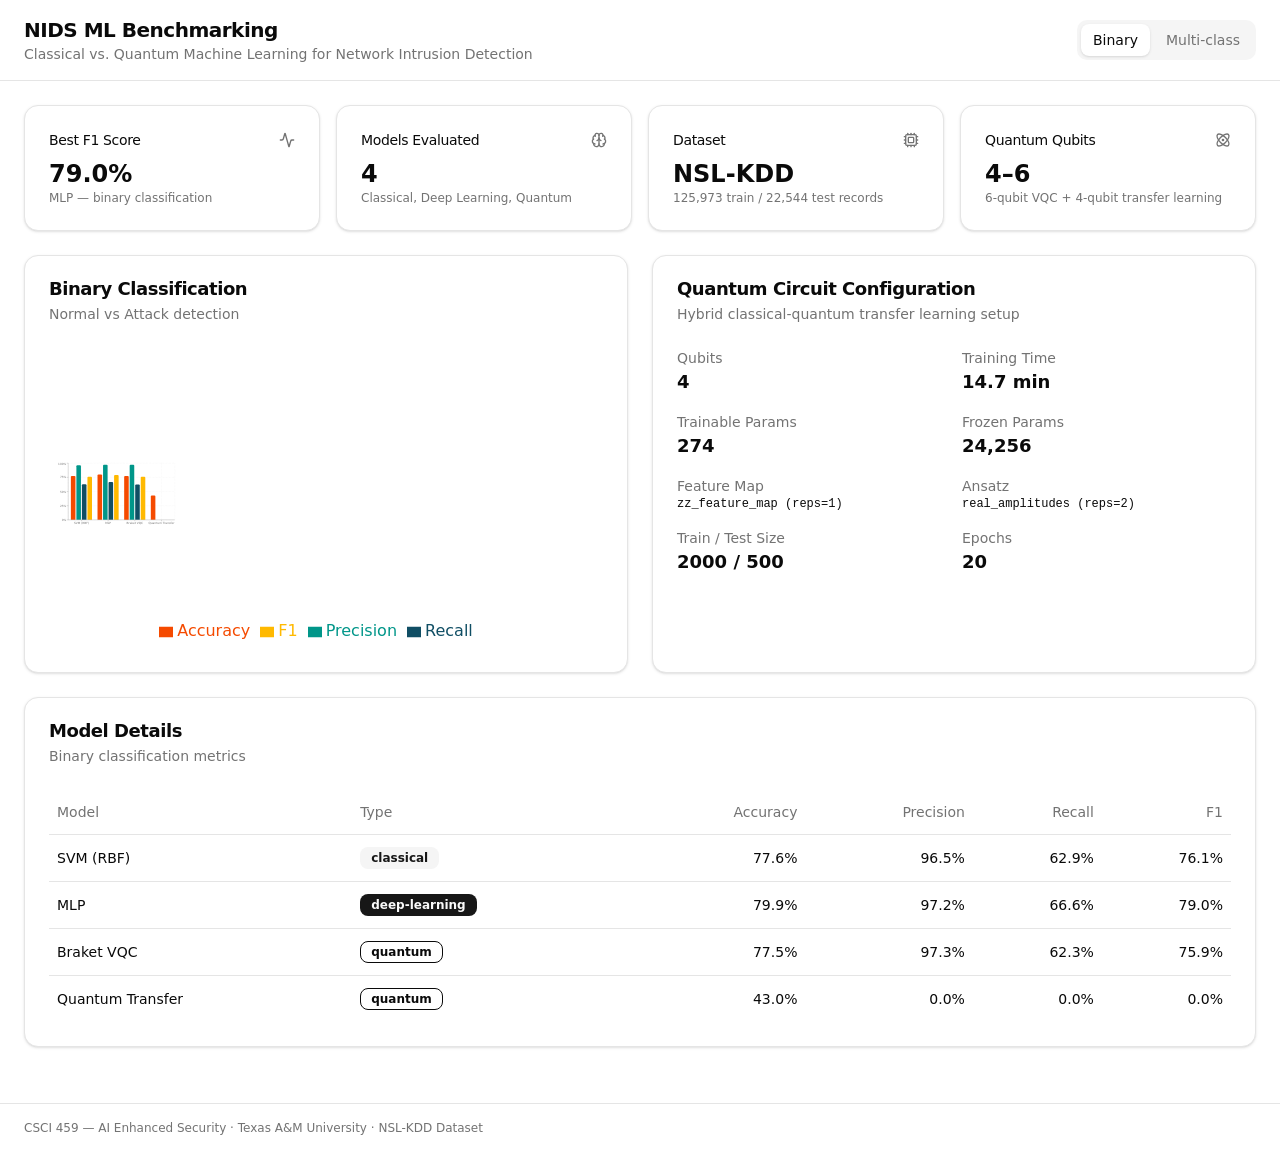
<file: nids-dashboard/index.html>
<!doctype html>
<html lang="en">
  <head>
    <meta charset="UTF-8" />
    <link rel="icon" type="image/svg+xml" href="/nids-dashboard/favicon.svg" />
    <meta name="viewport" content="width=device-width, initial-scale=1.0" />
    <title>NIDS ML Benchmarking · Brad Tarver</title>
    <meta
      name="description"
      content="Interactive dashboard comparing classical, deep learning, and quantum ML models for network intrusion detection on the NSL-KDD dataset."
    />
    <script type="module" crossorigin src="/nids-dashboard/assets/index-BwhX9Lcu.js"></script>
    <link rel="stylesheet" crossorigin href="/nids-dashboard/assets/index-nmX4XWHC.css">
  </head>
  <body>
    <div id="root"></div>
  </body>
</html>
</file>
<file: nids-dashboard/assets/index-nmX4XWHC.css>
/*! tailwindcss v4.2.4 | MIT License | https://tailwindcss.com */
@layer properties{@supports (((-webkit-hyphens:none)) and (not (margin-trim:inline))) or ((-moz-orient:inline) and (not (color:rgb(from red r g b)))){*,:before,:after,::backdrop{--tw-rotate-x:initial;--tw-rotate-y:initial;--tw-rotate-z:initial;--tw-skew-x:initial;--tw-skew-y:initial;--tw-space-y-reverse:0;--tw-border-style:solid;--tw-leading:initial;--tw-font-weight:initial;--tw-tracking:initial;--tw-ordinal:initial;--tw-slashed-zero:initial;--tw-numeric-figure:initial;--tw-numeric-spacing:initial;--tw-numeric-fraction:initial;--tw-shadow:0 0 #0000;--tw-shadow-color:initial;--tw-shadow-alpha:100%;--tw-inset-shadow:0 0 #0000;--tw-inset-shadow-color:initial;--tw-inset-shadow-alpha:100%;--tw-ring-color:initial;--tw-ring-shadow:0 0 #0000;--tw-inset-ring-color:initial;--tw-inset-ring-shadow:0 0 #0000;--tw-ring-inset:initial;--tw-ring-offset-width:0px;--tw-ring-offset-color:#fff;--tw-ring-offset-shadow:0 0 #0000;--tw-outline-style:solid;--tw-blur:initial;--tw-brightness:initial;--tw-contrast:initial;--tw-grayscale:initial;--tw-hue-rotate:initial;--tw-invert:initial;--tw-opacity:initial;--tw-saturate:initial;--tw-sepia:initial;--tw-drop-shadow:initial;--tw-drop-shadow-color:initial;--tw-drop-shadow-alpha:100%;--tw-drop-shadow-size:initial}}}@layer theme{:root,:host{--font-sans:ui-sans-serif, system-ui, sans-serif, "Apple Color Emoji", "Segoe UI Emoji", "Segoe UI Symbol", "Noto Color Emoji";--font-mono:ui-monospace, SFMono-Regular, Menlo, Monaco, Consolas, "Liberation Mono", "Courier New", monospace;--spacing:.25rem;--container-7xl:80rem;--text-xs:.75rem;--text-xs--line-height:calc(1 / .75);--text-sm:.875rem;--text-sm--line-height:calc(1.25 / .875);--text-lg:1.125rem;--text-lg--line-height:calc(1.75 / 1.125);--text-xl:1.25rem;--text-xl--line-height:calc(1.75 / 1.25);--text-2xl:1.5rem;--text-2xl--line-height:calc(2 / 1.5);--font-weight-medium:500;--font-weight-semibold:600;--font-weight-bold:700;--tracking-tight:-.025em;--default-transition-duration:.15s;--default-transition-timing-function:cubic-bezier(.4, 0, .2, 1);--default-font-family:var(--font-sans);--default-mono-font-family:var(--font-mono)}}@layer base{*,:after,:before,::backdrop{box-sizing:border-box;border:0 solid;margin:0;padding:0}::file-selector-button{box-sizing:border-box;border:0 solid;margin:0;padding:0}html,:host{-webkit-text-size-adjust:100%;tab-size:4;line-height:1.5;font-family:var(--default-font-family,ui-sans-serif, system-ui, sans-serif, "Apple Color Emoji", "Segoe UI Emoji", "Segoe UI Symbol", "Noto Color Emoji");font-feature-settings:var(--default-font-feature-settings,normal);font-variation-settings:var(--default-font-variation-settings,normal);-webkit-tap-highlight-color:transparent}hr{height:0;color:inherit;border-top-width:1px}abbr:where([title]){-webkit-text-decoration:underline dotted;text-decoration:underline dotted}h1,h2,h3,h4,h5,h6{font-size:inherit;font-weight:inherit}a{color:inherit;-webkit-text-decoration:inherit;-webkit-text-decoration:inherit;-webkit-text-decoration:inherit;-webkit-text-decoration:inherit;text-decoration:inherit}b,strong{font-weight:bolder}code,kbd,samp,pre{font-family:var(--default-mono-font-family,ui-monospace, SFMono-Regular, Menlo, Monaco, Consolas, "Liberation Mono", "Courier New", monospace);font-feature-settings:var(--default-mono-font-feature-settings,normal);font-variation-settings:var(--default-mono-font-variation-settings,normal);font-size:1em}small{font-size:80%}sub,sup{vertical-align:baseline;font-size:75%;line-height:0;position:relative}sub{bottom:-.25em}sup{top:-.5em}table{text-indent:0;border-color:inherit;border-collapse:collapse}:-moz-focusring{outline:auto}progress{vertical-align:baseline}summary{display:list-item}ol,ul,menu{list-style:none}img,svg,video,canvas,audio,iframe,embed,object{vertical-align:middle;display:block}img,video{max-width:100%;height:auto}button,input,select,optgroup,textarea{font:inherit;font-feature-settings:inherit;font-variation-settings:inherit;letter-spacing:inherit;color:inherit;opacity:1;background-color:#0000;border-radius:0}::file-selector-button{font:inherit;font-feature-settings:inherit;font-variation-settings:inherit;letter-spacing:inherit;color:inherit;opacity:1;background-color:#0000;border-radius:0}:where(select:is([multiple],[size])) optgroup{font-weight:bolder}:where(select:is([multiple],[size])) optgroup option{padding-inline-start:20px}::file-selector-button{margin-inline-end:4px}::placeholder{opacity:1}@supports (not ((-webkit-appearance:-apple-pay-button))) or (contain-intrinsic-size:1px){::placeholder{color:currentColor}@supports (color:color-mix(in lab, red, red)){::placeholder{color:color-mix(in oklab, currentcolor 50%, transparent)}}}textarea{resize:vertical}::-webkit-search-decoration{-webkit-appearance:none}::-webkit-date-and-time-value{min-height:1lh;text-align:inherit}::-webkit-datetime-edit{display:inline-flex}::-webkit-datetime-edit-fields-wrapper{padding:0}::-webkit-datetime-edit{padding-block:0}::-webkit-datetime-edit-year-field{padding-block:0}::-webkit-datetime-edit-month-field{padding-block:0}::-webkit-datetime-edit-day-field{padding-block:0}::-webkit-datetime-edit-hour-field{padding-block:0}::-webkit-datetime-edit-minute-field{padding-block:0}::-webkit-datetime-edit-second-field{padding-block:0}::-webkit-datetime-edit-millisecond-field{padding-block:0}::-webkit-datetime-edit-meridiem-field{padding-block:0}::-webkit-calendar-picker-indicator{line-height:1}:-moz-ui-invalid{box-shadow:none}button,input:where([type=button],[type=reset],[type=submit]){appearance:button}::file-selector-button{appearance:button}::-webkit-inner-spin-button{height:auto}::-webkit-outer-spin-button{height:auto}[hidden]:where(:not([hidden=until-found])){display:none!important}}@layer components;@layer utilities{.mx-auto{margin-inline:auto}.mt-8{margin-top:calc(var(--spacing) * 8)}.flex{display:flex}.grid{display:grid}.hidden{display:none}.inline-flex{display:inline-flex}.h-4{height:calc(var(--spacing) * 4)}.min-h-screen{min-height:100vh}.w-4{width:calc(var(--spacing) * 4)}.w-full{width:100%}.max-w-7xl{max-width:var(--container-7xl)}.transform{transform:var(--tw-rotate-x,) var(--tw-rotate-y,) var(--tw-rotate-z,) var(--tw-skew-x,) var(--tw-skew-y,)}.grid-cols-2{grid-template-columns:repeat(2,minmax(0,1fr))}.flex-col{flex-direction:column}.flex-row{flex-direction:row}.items-center{align-items:center}.justify-between{justify-content:space-between}.gap-1{gap:calc(var(--spacing) * 1)}.gap-4{gap:calc(var(--spacing) * 4)}.gap-6{gap:calc(var(--spacing) * 6)}:where(.space-y-0>:not(:last-child)){--tw-space-y-reverse:0;margin-block-start:calc(calc(var(--spacing) * 0) * var(--tw-space-y-reverse));margin-block-end:calc(calc(var(--spacing) * 0) * calc(1 - var(--tw-space-y-reverse)))}:where(.space-y-1\.5>:not(:last-child)){--tw-space-y-reverse:0;margin-block-start:calc(calc(var(--spacing) * 1.5) * var(--tw-space-y-reverse));margin-block-end:calc(calc(var(--spacing) * 1.5) * calc(1 - var(--tw-space-y-reverse)))}:where(.space-y-6>:not(:last-child)){--tw-space-y-reverse:0;margin-block-start:calc(calc(var(--spacing) * 6) * var(--tw-space-y-reverse));margin-block-end:calc(calc(var(--spacing) * 6) * calc(1 - var(--tw-space-y-reverse)))}.overflow-x-auto{overflow-x:auto}.rounded-lg{border-radius:var(--radius)}.rounded-md{border-radius:calc(var(--radius) - 2px)}.rounded-xl{border-radius:calc(var(--radius) + 4px)}.border{border-style:var(--tw-border-style);border-width:1px}.border-t{border-top-style:var(--tw-border-style);border-top-width:1px}.border-b{border-bottom-style:var(--tw-border-style);border-bottom-width:1px}.border-border{border-color:var(--border)}.border-transparent{border-color:#0000}.bg-background{background-color:var(--background)}.bg-card{background-color:var(--card)}.bg-destructive{background-color:var(--destructive)}.bg-muted{background-color:var(--muted)}.bg-primary{background-color:var(--primary)}.bg-secondary{background-color:var(--secondary)}.p-1{padding:calc(var(--spacing) * 1)}.p-6{padding:calc(var(--spacing) * 6)}.px-2{padding-inline:calc(var(--spacing) * 2)}.px-2\.5{padding-inline:calc(var(--spacing) * 2.5)}.px-3{padding-inline:calc(var(--spacing) * 3)}.px-6{padding-inline:calc(var(--spacing) * 6)}.py-0\.5{padding-block:calc(var(--spacing) * .5)}.py-1\.5{padding-block:calc(var(--spacing) * 1.5)}.py-3{padding-block:calc(var(--spacing) * 3)}.py-4{padding-block:calc(var(--spacing) * 4)}.py-6{padding-block:calc(var(--spacing) * 6)}.pt-0{padding-top:calc(var(--spacing) * 0)}.pb-2{padding-bottom:calc(var(--spacing) * 2)}.text-left{text-align:left}.text-right{text-align:right}.font-mono{font-family:var(--font-mono)}.text-2xl{font-size:var(--text-2xl);line-height:var(--tw-leading,var(--text-2xl--line-height))}.text-lg{font-size:var(--text-lg);line-height:var(--tw-leading,var(--text-lg--line-height))}.text-sm{font-size:var(--text-sm);line-height:var(--tw-leading,var(--text-sm--line-height))}.text-xl{font-size:var(--text-xl);line-height:var(--tw-leading,var(--text-xl--line-height))}.text-xs{font-size:var(--text-xs);line-height:var(--tw-leading,var(--text-xs--line-height))}.leading-none{--tw-leading:1;line-height:1}.font-bold{--tw-font-weight:var(--font-weight-bold);font-weight:var(--font-weight-bold)}.font-medium{--tw-font-weight:var(--font-weight-medium);font-weight:var(--font-weight-medium)}.font-semibold{--tw-font-weight:var(--font-weight-semibold);font-weight:var(--font-weight-semibold)}.tracking-tight{--tw-tracking:var(--tracking-tight);letter-spacing:var(--tracking-tight)}.text-card-foreground{color:var(--card-foreground)}.text-destructive-foreground{color:var(--destructive-foreground)}.text-foreground{color:var(--foreground)}.text-muted-foreground{color:var(--muted-foreground)}.text-primary-foreground{color:var(--primary-foreground)}.text-secondary-foreground{color:var(--secondary-foreground)}.tabular-nums{--tw-numeric-spacing:tabular-nums;font-variant-numeric:var(--tw-ordinal,) var(--tw-slashed-zero,) var(--tw-numeric-figure,) var(--tw-numeric-spacing,) var(--tw-numeric-fraction,)}.shadow-sm{--tw-shadow:0 1px 3px 0 var(--tw-shadow-color,#0000001a), 0 1px 2px -1px var(--tw-shadow-color,#0000001a);box-shadow:var(--tw-inset-shadow), var(--tw-inset-ring-shadow), var(--tw-ring-offset-shadow), var(--tw-ring-shadow), var(--tw-shadow)}.outline{outline-style:var(--tw-outline-style);outline-width:1px}.filter{filter:var(--tw-blur,) var(--tw-brightness,) var(--tw-contrast,) var(--tw-grayscale,) var(--tw-hue-rotate,) var(--tw-invert,) var(--tw-saturate,) var(--tw-sepia,) var(--tw-drop-shadow,)}.transition-colors{transition-property:color,background-color,border-color,outline-color,text-decoration-color,fill,stroke,--tw-gradient-from,--tw-gradient-via,--tw-gradient-to;transition-timing-function:var(--tw-ease,var(--default-transition-timing-function));transition-duration:var(--tw-duration,var(--default-transition-duration))}.last\:border-0:last-child{border-style:var(--tw-border-style);border-width:0}@media (hover:hover){.hover\:text-foreground:hover{color:var(--foreground)}}.focus\:ring-2:focus{--tw-ring-shadow:var(--tw-ring-inset,) 0 0 0 calc(2px + var(--tw-ring-offset-width)) var(--tw-ring-color,currentcolor);box-shadow:var(--tw-inset-shadow), var(--tw-inset-ring-shadow), var(--tw-ring-offset-shadow), var(--tw-ring-shadow), var(--tw-shadow)}.focus\:ring-ring:focus{--tw-ring-color:var(--ring)}.focus\:ring-offset-2:focus{--tw-ring-offset-width:2px;--tw-ring-offset-shadow:var(--tw-ring-inset,) 0 0 0 var(--tw-ring-offset-width) var(--tw-ring-offset-color)}.focus\:outline-none:focus{--tw-outline-style:none;outline-style:none}@media (width>=40rem){.sm\:grid-cols-2{grid-template-columns:repeat(2,minmax(0,1fr))}}@media (width>=64rem){.lg\:grid-cols-2{grid-template-columns:repeat(2,minmax(0,1fr))}.lg\:grid-cols-4{grid-template-columns:repeat(4,minmax(0,1fr))}}}:root{--radius:.625rem;--background:oklch(100% 0 0);--foreground:oklch(14.5% 0 0);--card:oklch(100% 0 0);--card-foreground:oklch(14.5% 0 0);--popover:oklch(100% 0 0);--popover-foreground:oklch(14.5% 0 0);--primary:oklch(20.5% 0 0);--primary-foreground:oklch(98.5% 0 0);--secondary:oklch(97% 0 0);--secondary-foreground:oklch(20.5% 0 0);--muted:oklch(97% 0 0);--muted-foreground:oklch(55.6% 0 0);--accent:oklch(97% 0 0);--accent-foreground:oklch(20.5% 0 0);--destructive:oklch(57.7% .245 27.325);--destructive-foreground:oklch(98.5% 0 0);--border:oklch(92.2% 0 0);--input:oklch(92.2% 0 0);--ring:oklch(70.8% 0 0);--chart-1:oklch(64.6% .222 41.116);--chart-2:oklch(60% .118 184.704);--chart-3:oklch(39.8% .07 227.392);--chart-4:oklch(82.8% .189 84.429);--chart-5:oklch(76.9% .188 70.08);--sidebar:oklch(98.5% 0 0);--sidebar-foreground:oklch(14.5% 0 0)}.dark{--background:oklch(14.5% 0 0);--foreground:oklch(98.5% 0 0);--card:oklch(20.5% 0 0);--card-foreground:oklch(98.5% 0 0);--popover:oklch(26.9% 0 0);--popover-foreground:oklch(98.5% 0 0);--primary:oklch(92.2% 0 0);--primary-foreground:oklch(20.5% 0 0);--secondary:oklch(26.9% 0 0);--secondary-foreground:oklch(98.5% 0 0);--muted:oklch(26.9% 0 0);--muted-foreground:oklch(70.8% 0 0);--accent:oklch(37.1% 0 0);--accent-foreground:oklch(98.5% 0 0);--destructive:oklch(70.4% .191 22.216);--destructive-foreground:oklch(98.5% 0 0);--border:oklch(100% 0 0/.1);--input:oklch(100% 0 0/.15);--ring:oklch(55.6% 0 0);--chart-1:oklch(48.8% .243 264.376);--chart-2:oklch(69.6% .17 162.48);--chart-3:oklch(76.9% .188 70.08);--chart-4:oklch(62.7% .265 303.9);--chart-5:oklch(64.5% .246 16.439);--sidebar:oklch(20.5% 0 0);--sidebar-foreground:oklch(98.5% 0 0)}body{background-color:var(--background);color:var(--foreground);font-family:ui-sans-serif,system-ui,-apple-system,BlinkMacSystemFont,Segoe UI,Roboto,Helvetica Neue,Arial,sans-serif}@property --tw-rotate-x{syntax:"*";inherits:false}@property --tw-rotate-y{syntax:"*";inherits:false}@property --tw-rotate-z{syntax:"*";inherits:false}@property --tw-skew-x{syntax:"*";inherits:false}@property --tw-skew-y{syntax:"*";inherits:false}@property --tw-space-y-reverse{syntax:"*";inherits:false;initial-value:0}@property --tw-border-style{syntax:"*";inherits:false;initial-value:solid}@property --tw-leading{syntax:"*";inherits:false}@property --tw-font-weight{syntax:"*";inherits:false}@property --tw-tracking{syntax:"*";inherits:false}@property --tw-ordinal{syntax:"*";inherits:false}@property --tw-slashed-zero{syntax:"*";inherits:false}@property --tw-numeric-figure{syntax:"*";inherits:false}@property --tw-numeric-spacing{syntax:"*";inherits:false}@property --tw-numeric-fraction{syntax:"*";inherits:false}@property --tw-shadow{syntax:"*";inherits:false;initial-value:0 0 #0000}@property --tw-shadow-color{syntax:"*";inherits:false}@property --tw-shadow-alpha{syntax:"<percentage>";inherits:false;initial-value:100%}@property --tw-inset-shadow{syntax:"*";inherits:false;initial-value:0 0 #0000}@property --tw-inset-shadow-color{syntax:"*";inherits:false}@property --tw-inset-shadow-alpha{syntax:"<percentage>";inherits:false;initial-value:100%}@property --tw-ring-color{syntax:"*";inherits:false}@property --tw-ring-shadow{syntax:"*";inherits:false;initial-value:0 0 #0000}@property --tw-inset-ring-color{syntax:"*";inherits:false}@property --tw-inset-ring-shadow{syntax:"*";inherits:false;initial-value:0 0 #0000}@property --tw-ring-inset{syntax:"*";inherits:false}@property --tw-ring-offset-width{syntax:"<length>";inherits:false;initial-value:0}@property --tw-ring-offset-color{syntax:"*";inherits:false;initial-value:#fff}@property --tw-ring-offset-shadow{syntax:"*";inherits:false;initial-value:0 0 #0000}@property --tw-outline-style{syntax:"*";inherits:false;initial-value:solid}@property --tw-blur{syntax:"*";inherits:false}@property --tw-brightness{syntax:"*";inherits:false}@property --tw-contrast{syntax:"*";inherits:false}@property --tw-grayscale{syntax:"*";inherits:false}@property --tw-hue-rotate{syntax:"*";inherits:false}@property --tw-invert{syntax:"*";inherits:false}@property --tw-opacity{syntax:"*";inherits:false}@property --tw-saturate{syntax:"*";inherits:false}@property --tw-sepia{syntax:"*";inherits:false}@property --tw-drop-shadow{syntax:"*";inherits:false}@property --tw-drop-shadow-color{syntax:"*";inherits:false}@property --tw-drop-shadow-alpha{syntax:"<percentage>";inherits:false;initial-value:100%}@property --tw-drop-shadow-size{syntax:"*";inherits:false}
</file>
